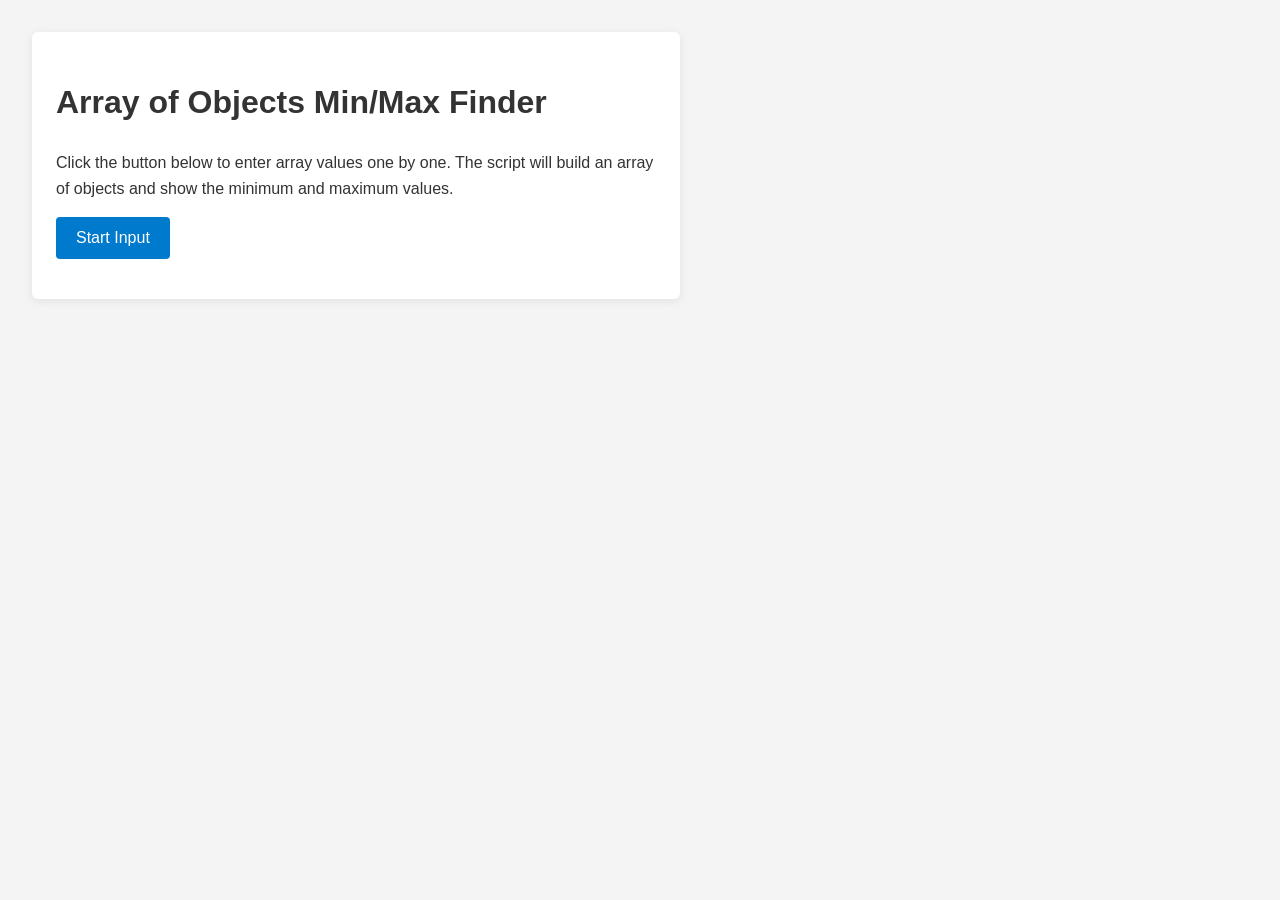
<file: 5th case study/index.html>
<!DOCTYPE html>
<html lang="en">
<head>
  <meta charset="UTF-8" />
  <meta name="viewport" content="width=device-width, initial-scale=1.0" />
  <title>Array Min/Max Finder</title>
  <style>
    body {
      font-family: Arial, sans-serif;
      line-height: 1.6;
      margin: 2rem;
      background: #f4f4f4;
      color: #333;
    }
    .card {
      background: #fff;
      padding: 1.5rem;
      border-radius: 6px;
      box-shadow: 0 2px 10px rgba(0,0,0,0.08);
      max-width: 600px;
    }
    button {
      padding: 0.75rem 1.25rem;
      border: none;
      border-radius: 4px;
      background: #007acc;
      color: white;
      cursor: pointer;
      font-size: 1rem;
    }
    button:hover {
      background: #005ea6;
    }
  </style>
</head>
<body>
  <div class="card">
    <h1>Array of Objects Min/Max Finder</h1>
    <p>Click the button below to enter array values one by one. The script will build an array of objects and show the minimum and maximum values.</p>
    <button id="startBtn">Start Input</button>
    <div id="inputArea" style="margin-top: 1rem;"></div>
    <div id="result" style="margin-top: 1rem;"></div>
  </div>
  <script src="script.js"></script>
</body>
</html>
</file>
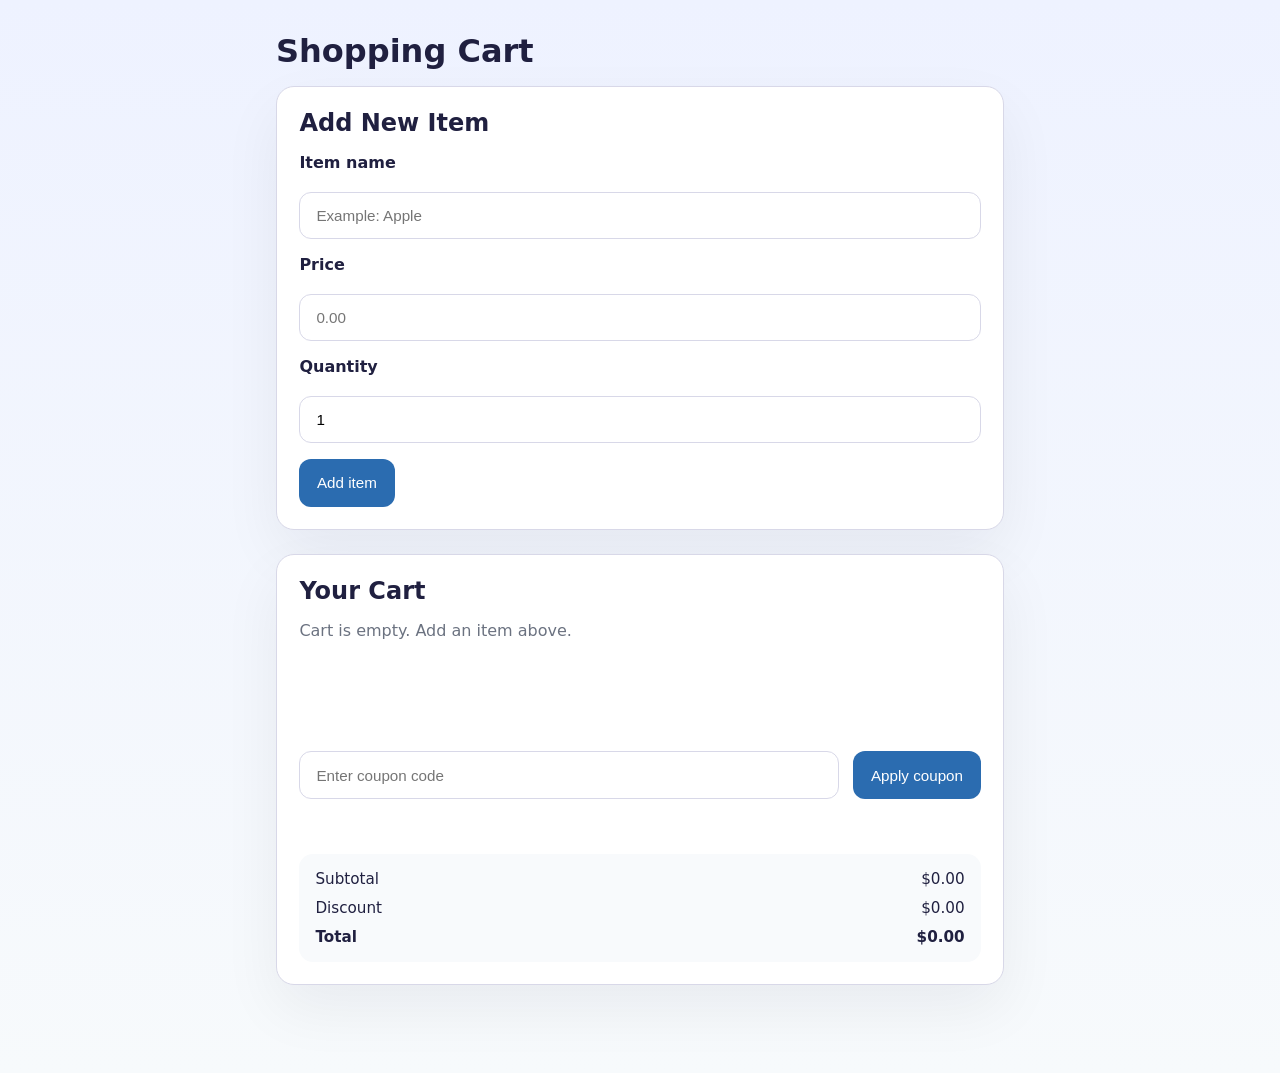
<file: 5th/index.html>
<!DOCTYPE html>
<html lang="en">
<head>
  <meta charset="UTF-8" />
  <meta name="viewport" content="width=device-width, initial-scale=1.0" />
  <title>Shopping Cart</title>
  <link rel="stylesheet" href="styles.css" />
</head>
<body>
  <div class="container">
    <h1>Shopping Cart</h1>

    <section class="form-card">
      <h2>Add New Item</h2>
      <div class="form-row">
        <label for="itemName">Item name</label>
        <input id="itemName" type="text" placeholder="Example: Apple" />
      </div>
      <div class="form-row">
        <label for="itemPrice">Price</label>
        <input id="itemPrice" type="number" min="0" step="0.01" placeholder="0.00" />
      </div>
      <div class="form-row">
        <label for="itemQuantity">Quantity</label>
        <input id="itemQuantity" type="number" min="1" step="1" value="1" />
      </div>
      <button id="addItemBtn">Add item</button>
    </section>

    <section class="cart-card">
      <h2>Your Cart</h2>
      <div class="cart-list" id="cartList">
        <p class="empty">Cart is empty. Add an item above.</p>
      </div>

      <div class="coupon-row">
        <input id="couponCode" type="text" placeholder="Enter coupon code" />
        <button id="applyCouponBtn">Apply coupon</button>
      </div>
      <p class="coupon-message" id="couponMessage"></p>

      <div class="totals">
        <div><span>Subtotal</span><span id="subtotalAmount">$0.00</span></div>
        <div><span>Discount</span><span id="discountAmount">$0.00</span></div>
        <div class="grand-total"><span>Total</span><span id="totalAmount">$0.00</span></div>
      </div>
    </section>
  </div>

  <script src="script.js"></script>
</body>
</html>
</file>
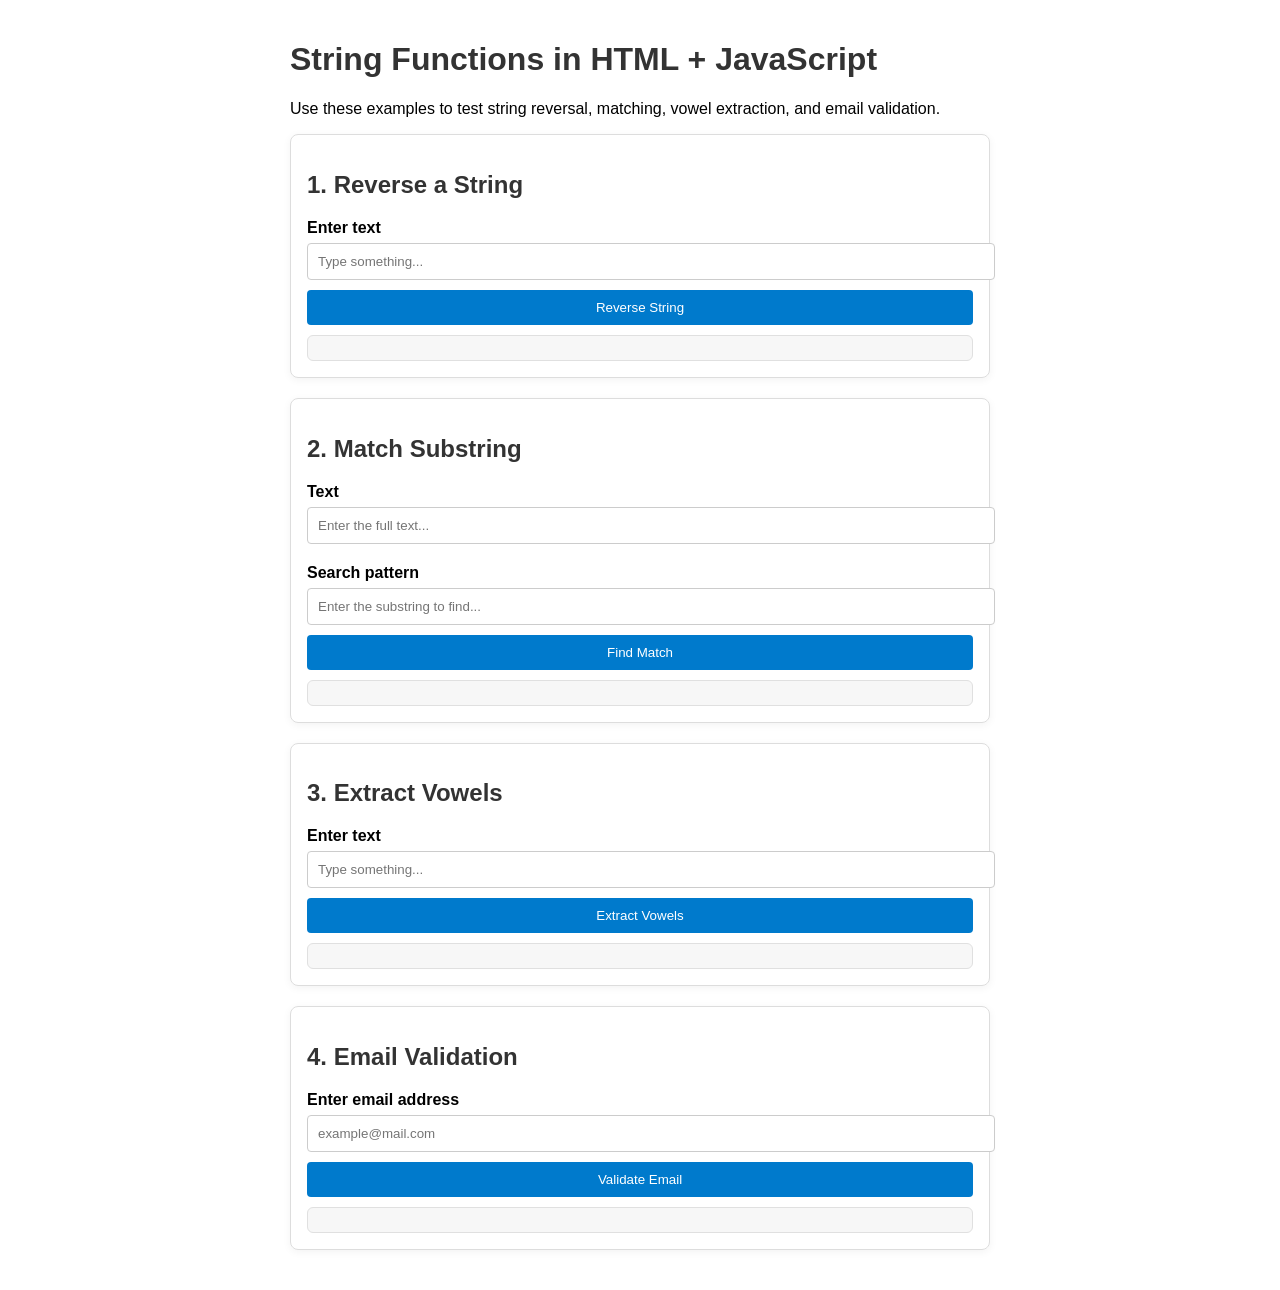
<file: 6th/index.html>
<!DOCTYPE html>
<html lang="en">
<head>
  <meta charset="UTF-8" />
  <meta name="viewport" content="width=device-width, initial-scale=1.0" />
  <title>6th Folder String Functions</title>
  <style>
    body { font-family: Arial, sans-serif; padding: 20px; max-width: 700px; margin: auto; }
    h1, h2 { color: #333; }
    .card { border: 1px solid #ddd; border-radius: 8px; padding: 16px; margin-bottom: 20px; box-shadow: 0 2px 8px rgba(0,0,0,0.05); }
    label { display: block; margin: 10px 0 6px; font-weight: bold; }
    input, button, textarea { width: 100%; padding: 10px; margin-bottom: 10px; border: 1px solid #ccc; border-radius: 4px; }
    button { cursor: pointer; background: #007acc; color: white; border: none; }
    .output { white-space: pre-wrap; background: #f7f7f7; padding: 12px; border-radius: 6px; border: 1px solid #e0e0e0; }
  </style>
</head>
<body>
  <h1>String Functions in HTML + JavaScript</h1>
  <p>Use these examples to test string reversal, matching, vowel extraction, and email validation.</p>

  <div class="card">
    <h2>1. Reverse a String</h2>
    <label for="reverseInput">Enter text</label>
    <input id="reverseInput" type="text" placeholder="Type something..." />
    <button id="reverseButton">Reverse String</button>
    <div class="output" id="reverseOutput"></div>
  </div>

  <div class="card">
    <h2>2. Match Substring</h2>
    <label for="matchText">Text</label>
    <input id="matchText" type="text" placeholder="Enter the full text..." />
    <label for="matchPattern">Search pattern</label>
    <input id="matchPattern" type="text" placeholder="Enter the substring to find..." />
    <button id="matchButton">Find Match</button>
    <div class="output" id="matchOutput"></div>
  </div>

  <div class="card">
    <h2>3. Extract Vowels</h2>
    <label for="vowelInput">Enter text</label>
    <input id="vowelInput" type="text" placeholder="Type something..." />
    <button id="vowelButton">Extract Vowels</button>
    <div class="output" id="vowelOutput"></div>
  </div>

  <div class="card">
    <h2>4. Email Validation</h2>
    <label for="emailInput">Enter email address</label>
    <input id="emailInput" type="email" placeholder="example@mail.com" />
    <button id="emailButton">Validate Email</button>
    <div class="output" id="emailOutput"></div>
  </div>

  <script src="script.js"></script>
</body>
</html>
</file>
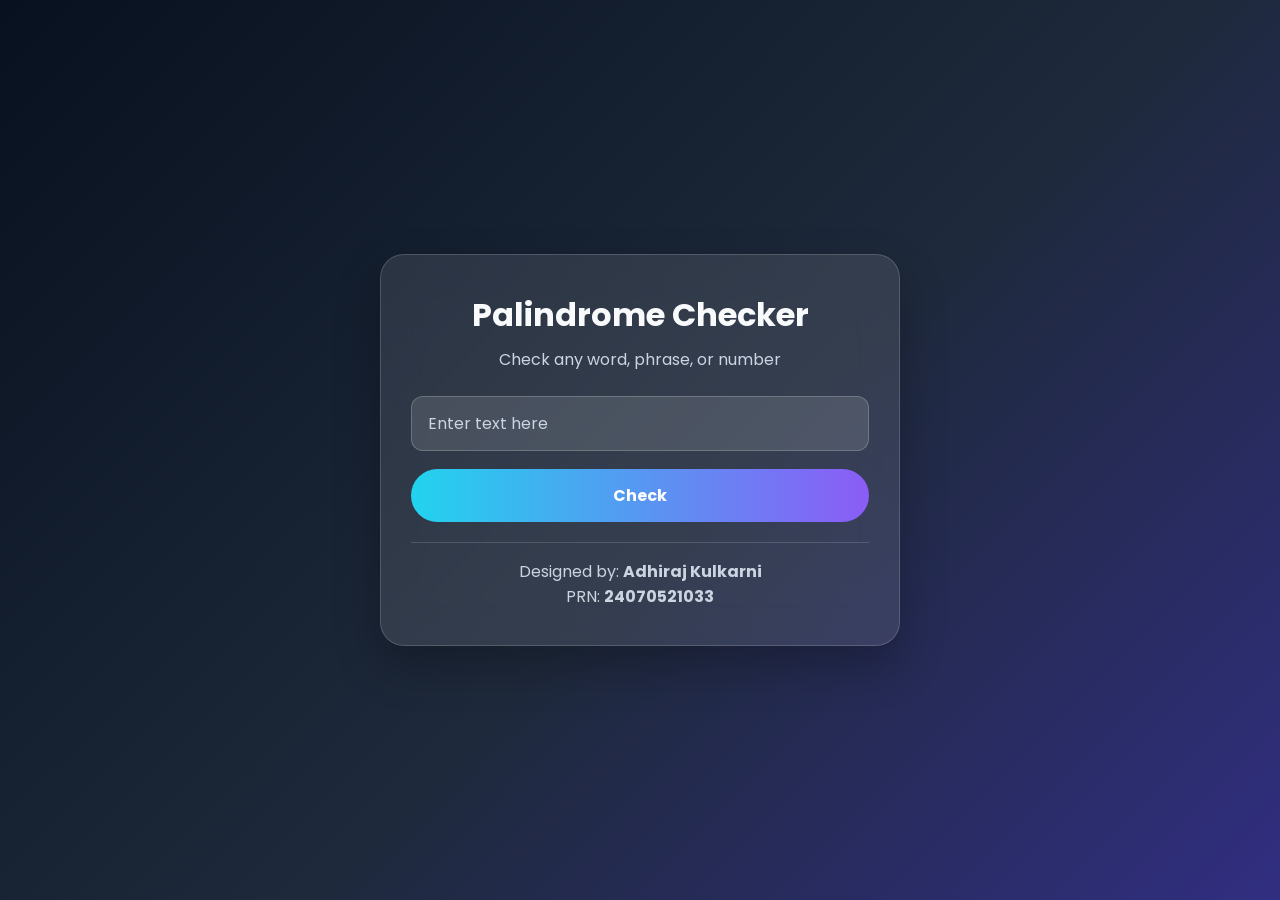
<file: Palindrome Check/index.html>
<!DOCTYPE html>
<html lang="en">
<head>
  <meta charset="UTF-8" />
  <meta name="viewport" content="width=device-width, initial-scale=1.0" />
  <title>Palindrome Checker</title>
  <link href="https://fonts.googleapis.com/css2?family=Poppins:wght@300;400;500;600;700&display=swap" rel="stylesheet" />
  <link rel="stylesheet" href="styles.css" />
</head>
<body>
  <div class="wrapper">
    <div class="container">
      <h1>Palindrome Checker</h1>
      <p class="subtitle">Check any word, phrase, or number</p>

      <div class="input-group">
        <input type="text" id="text" placeholder="Enter text here" />
      </div>

      <button onclick="checkPalindrome()">Check</button>
      <div id="result"></div>

      <div class="student-info">
        <p>Designed by: <strong>Adhiraj Kulkarni</strong></p>
        <p>PRN: <strong>24070521033</strong></p>
      </div>
    </div>
  </div>

  <script src="script.js"></script>
</body>
</html>
</file>
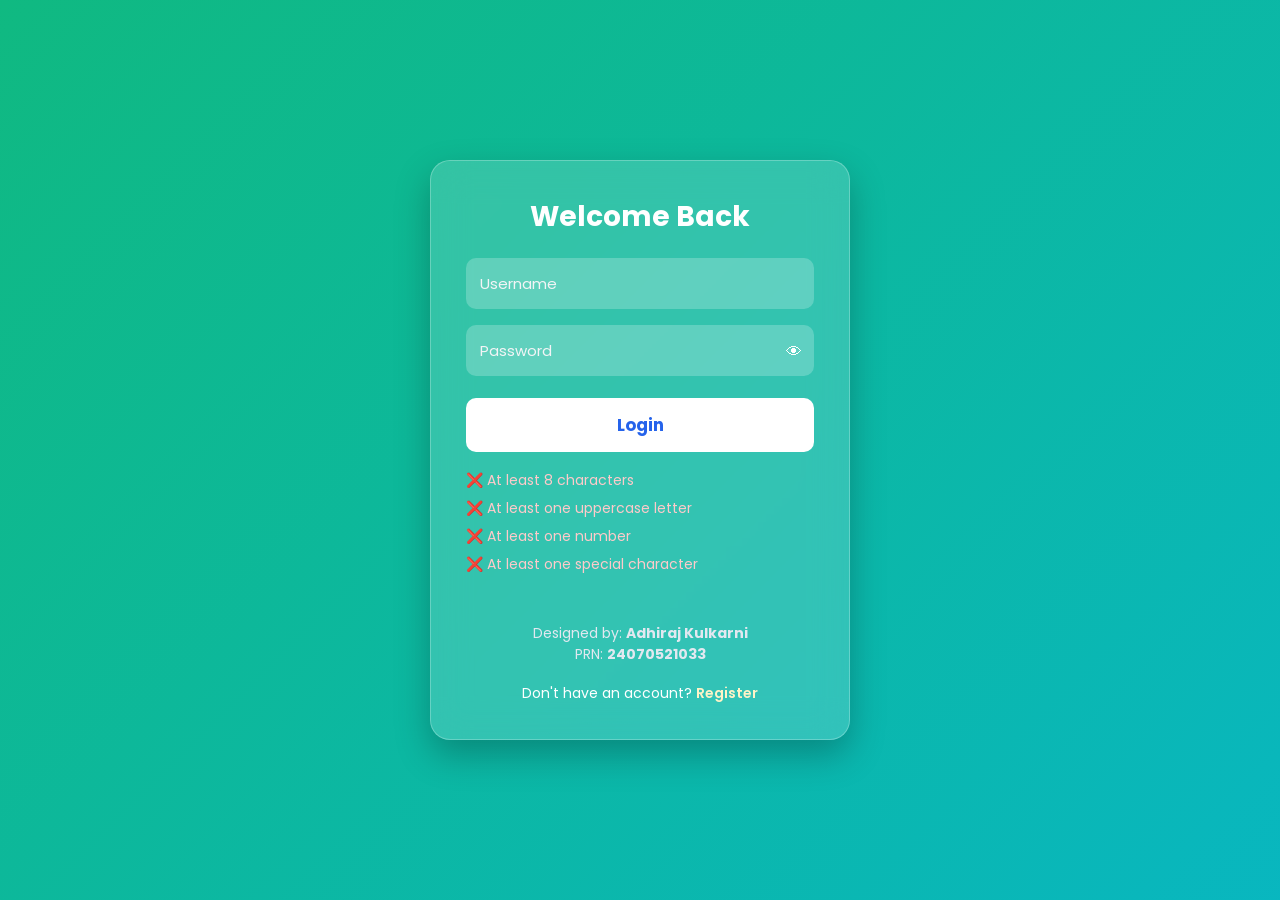
<file: Student grading system case study/index.html>
<!DOCTYPE html>
<html lang="en">
<head>
  <meta charset="UTF-8" />
  <meta name="viewport" content="width=device-width, initial-scale=1.0" />
  <title>Login Page</title>
  <link href="https://fonts.googleapis.com/css2?family=Poppins:wght@300;400;500;600;700&display=swap" rel="stylesheet" />
  <link rel="stylesheet" href="styles.css" />
</head>
<body>
  <div class="container">
    <h2>Welcome Back</h2>

    <form onsubmit="return validateForm()">
      <div class="input-box">
        <input type="text" placeholder="Username" required />
      </div>

      <div class="input-box">
        <input type="password" id="password" placeholder="Password" required />
        <span id="toggle">👁</span>
      </div>

      <button type="submit">Login</button>

      <div class="rules">
        <p id="length" class="invalid">❌ At least 8 characters</p>
        <p id="upper" class="invalid">❌ At least one uppercase letter</p>
        <p id="number" class="invalid">❌ At least one number</p>
        <p id="symbol" class="invalid">❌ At least one special character</p>
      </div>

      <div id="message" class="message"></div>

      <div class="student-info">
        Designed by: <strong>Adhiraj Kulkarni</strong><br />
        PRN: <strong>24070521033</strong>
      </div>

      <div class="footer">
        Don't have an account? <a href="#">Register</a>
      </div>
    </form>
  </div>

  <script src="script.js"></script>
</body>
</html>
</file>
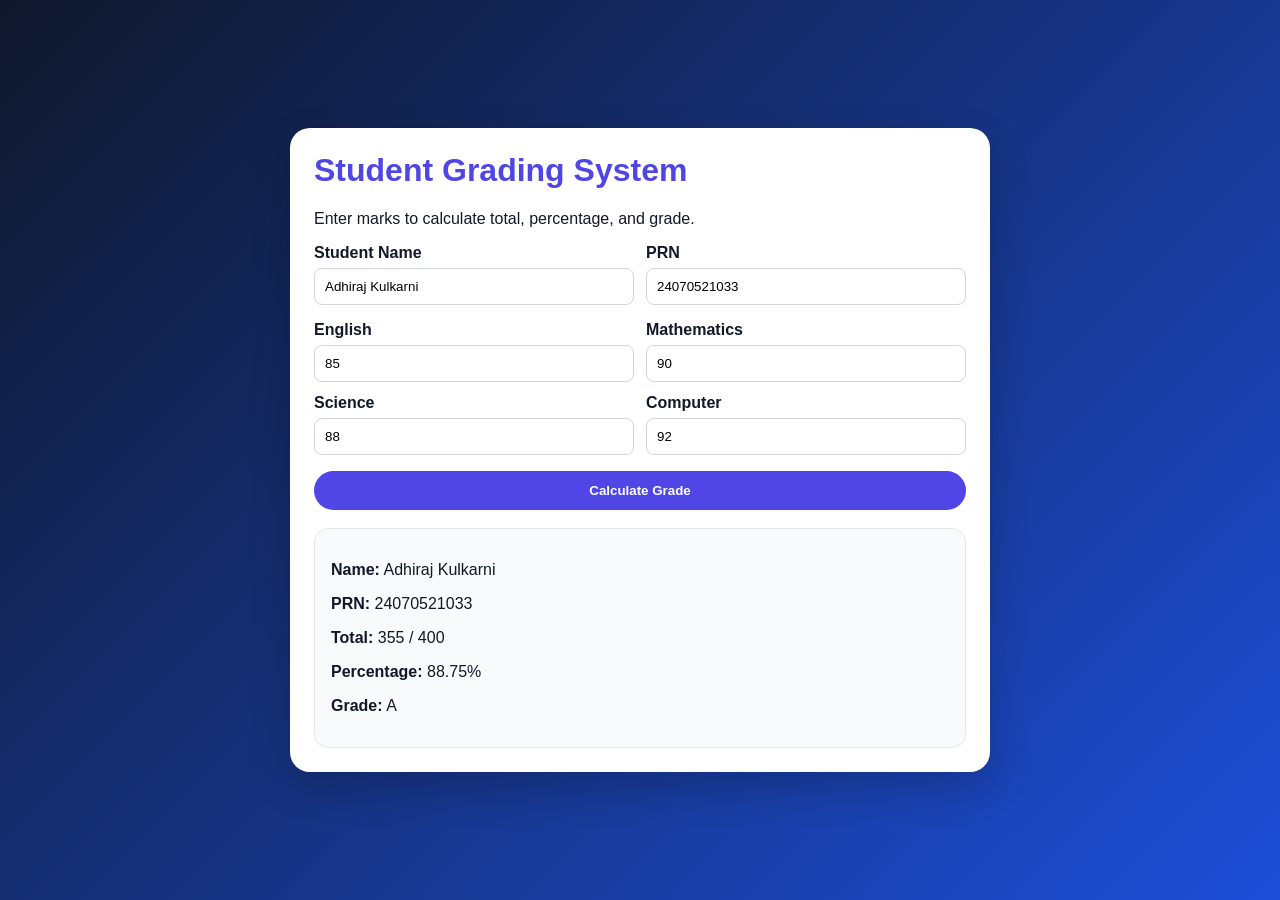
<file: Student grading system/index.html>
<!DOCTYPE html>
<html lang="en">
  <head>
    <meta charset="UTF-8" />
    <meta name="viewport" content="width=device-width, initial-scale=1.0" />
    <title>Student Grading System</title>
    <link rel="stylesheet" href="styles.css" />
  </head>
  <body>
    <div class="container">
      <h1>Student Grading System</h1>
      <p>Enter marks to calculate total, percentage, and grade.</p>

      <form id="gradingForm" class="grading-form">
        <div class="form-grid">
          <label>
            Student Name
            <input type="text" id="studentName" value="Adhiraj Kulkarni" required />
          </label>
          <label>
            PRN
            <input type="text" id="studentPrn" value="24070521033" required />
          </label>
        </div>

        <div class="marks-grid">
          <label>English <input type="number" class="subject-mark" min="0" max="100" value="85" /></label>
          <label>Mathematics <input type="number" class="subject-mark" min="0" max="100" value="90" /></label>
          <label>Science <input type="number" class="subject-mark" min="0" max="100" value="88" /></label>
          <label>Computer <input type="number" class="subject-mark" min="0" max="100" value="92" /></label>
        </div>

        <button type="submit">Calculate Grade</button>
      </form>

      <div id="gradingResult" class="result" aria-live="polite">
        <p><strong>Name:</strong> Adhiraj Kulkarni</p>
        <p><strong>PRN:</strong> 24070521033</p>
        <p><strong>Total:</strong> 355 / 400</p>
        <p><strong>Percentage:</strong> 88.75%</p>
        <p><strong>Grade:</strong> A</p>
      </div>
    </div>

    <script src="script.js"></script>
  </body>
</html>
</file>
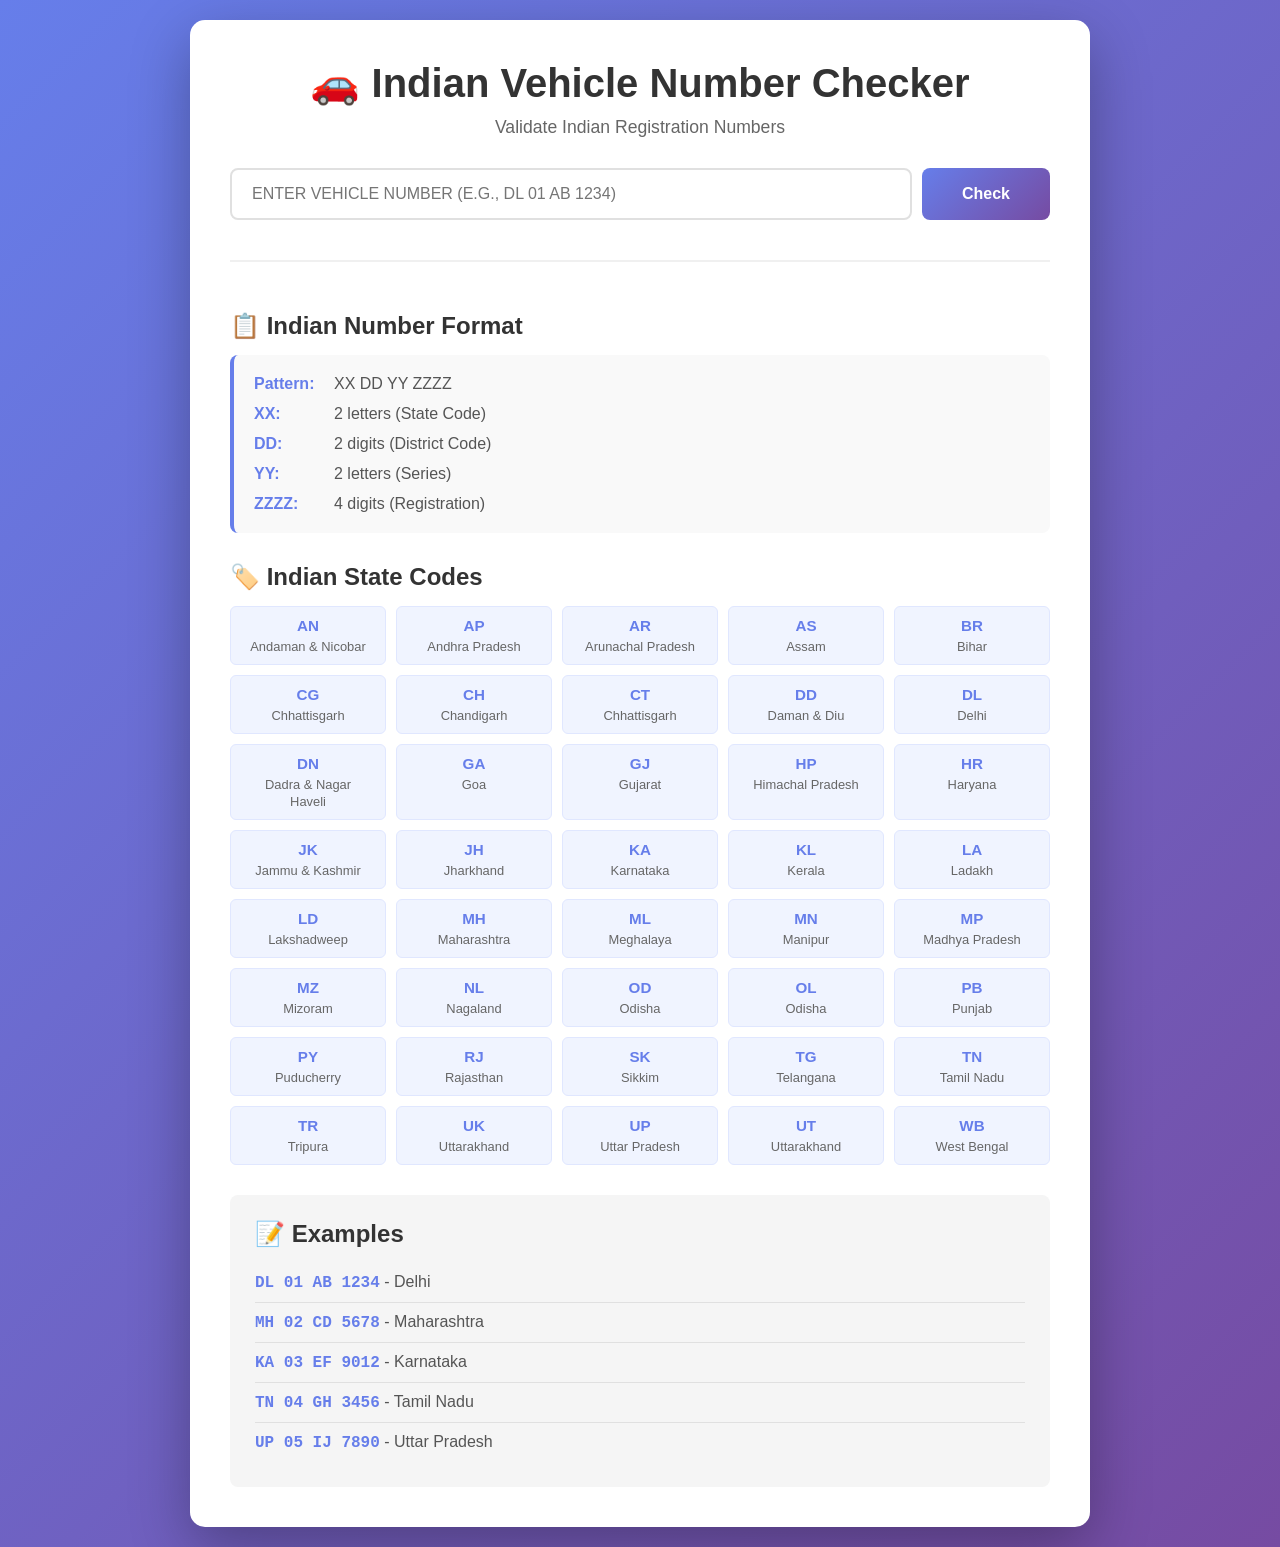
<file: Vehical number checker/index.html>
<!DOCTYPE html>
<html lang="en">
<head>
    <meta charset="UTF-8">
    <meta name="viewport" content="width=device-width, initial-scale=1.0">
    <title>Indian Vehicle Number Checker</title>
    <link rel="stylesheet" href="style.css">
</head>
<body>
    <div class="container">
        <div class="card">
            <h1>🚗 Indian Vehicle Number Checker</h1>
            <p class="subtitle">Validate Indian Registration Numbers</p>
            
            <div class="input-group">
                <input 
                    type="text" 
                    id="vehicleNumber" 
                    placeholder="Enter vehicle number (e.g., DL 01 AB 1234)"
                    autocomplete="off"
                    maxlength="15"
                >
                <button onclick="checkVehicleNumber()">Check</button>
            </div>

            <div id="result" class="result hidden">
                <div id="resultContent"></div>
            </div>

            <div class="info-section">
                <h2>📋 Indian Number Format</h2>
                <div class="format-guide">
                    <div class="format-row">
                        <span class="format-label">Pattern:</span>
                        <span class="format-value">XX DD YY ZZZZ</span>
                    </div>
                    <div class="format-row">
                        <span class="format-label">XX:</span>
                        <span class="format-value">2 letters (State Code)</span>
                    </div>
                    <div class="format-row">
                        <span class="format-label">DD:</span>
                        <span class="format-value">2 digits (District Code)</span>
                    </div>
                    <div class="format-row">
                        <span class="format-label">YY:</span>
                        <span class="format-value">2 letters (Series)</span>
                    </div>
                    <div class="format-row">
                        <span class="format-label">ZZZZ:</span>
                        <span class="format-value">4 digits (Registration)</span>
                    </div>
                </div>

                <h2>🏷️ Indian State Codes</h2>
                <div class="state-grid" id="stateGrid"></div>
            </div>

            <div class="examples">
                <h2>📝 Examples</h2>
                <ul>
                    <li><strong>DL 01 AB 1234</strong> - Delhi</li>
                    <li><strong>MH 02 CD 5678</strong> - Maharashtra</li>
                    <li><strong>KA 03 EF 9012</strong> - Karnataka</li>
                    <li><strong>TN 04 GH 3456</strong> - Tamil Nadu</li>
                    <li><strong>UP 05 IJ 7890</strong> - Uttar Pradesh</li>
                </ul>
            </div>
        </div>
    </div>

    <script src="script.js"></script>
</body>
</html>
</file>
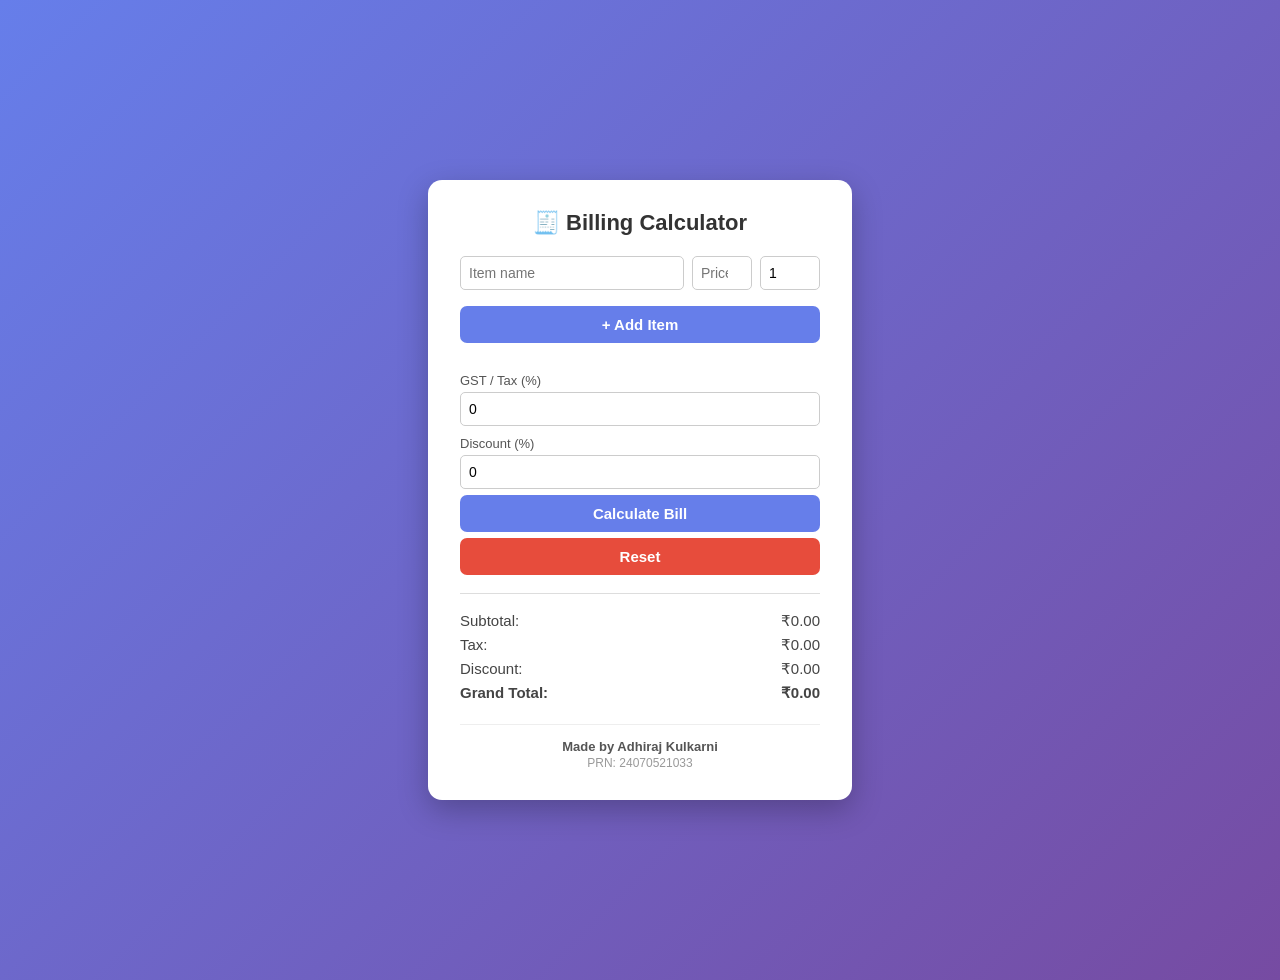
<file: Biliing counter/billing-calculator.html>
<!DOCTYPE html>
<html lang="en">
<head>
<meta charset="UTF-8">
<title>Billing Calculator</title>
<style>
  body {
    font-family: 'Segoe UI', Arial, sans-serif;
    background: linear-gradient(135deg, #667eea 0%, #764ba2 100%);
    display: flex;
    justify-content: center;
    align-items: center;
    min-height: 100vh;
    padding: 40px;
    margin: 0;
  }
  .card {
    background: #fff;
    padding: 30px 32px;
    border-radius: 14px;
    box-shadow: 0 10px 30px rgba(0,0,0,0.25);
    width: 360px;
  }
  .footer {
    text-align: center;
    margin-top: 22px;
    padding-top: 14px;
    border-top: 1px solid #eee;
  }
  .footer .name {
    font-size: 13px;
    font-weight: 600;
    color: #555;
  }
  .footer .prn {
    font-size: 12px;
    color: #999;
    margin-top: 2px;
  }
  h2 {
    text-align: center;
    color: #333;
    margin-top: 0;
    margin-bottom: 20px;
    font-size: 22px;
  }
  .item-row {
    display: flex;
    gap: 8px;
    margin-bottom: 10px;
  }
  .item-row input {
    flex: 1;
    min-width: 0;
    padding: 8px;
    border: 1px solid #ccc;
    border-radius: 5px;
    box-sizing: border-box;
    font-size: 14px;
  }
  .item-row input[type="number"] {
    flex: 0 0 60px;
  }
  #itemsList {
    margin: 15px 0;
    max-height: 150px;
    overflow-y: auto;
  }
  #itemsList div {
    display: flex;
    justify-content: space-between;
    padding: 6px 0;
    border-bottom: 1px solid #eee;
    font-size: 14px;
  }
  button {
    width: 100%;
    padding: 10px;
    background: #667eea;
    color: white;
    border: none;
    border-radius: 7px;
    cursor: pointer;
    margin-top: 6px;
    font-size: 15px;
    font-weight: 600;
    transition: background 0.2s;
  }
  button:hover {
    background: #5468d4;
  }
  .reset-btn {
    background: #e74c3c;
  }
  .reset-btn:hover {
    background: #c0392b;
  }
  .totals {
    margin-top: 18px;
    border-top: 1px solid #ddd;
    padding-top: 12px;
  }
  .totals div {
    display: flex;
    justify-content: space-between;
    margin: 6px 0;
    font-size: 15px;
    color: #444;
  }
  .grand {
    font-weight: bold;
    font-size: 18px;
    color: #667eea;
  }
  label {
    font-size: 13px;
    color: #555;
    display: block;
    margin-top: 10px;
    margin-bottom: 4px;
  }
  .small-input {
    width: 100%;
    padding: 8px;
    border: 1px solid #ccc;
    border-radius: 5px;
    box-sizing: border-box;
    font-size: 14px;
  }
</style>
</head>
<body>

<div class="card">
  <h2>🧾 Billing Calculator</h2>

  <div class="item-row">
    <input type="text" id="itemName" placeholder="Item name">
    <input type="number" id="itemPrice" placeholder="Price">
    <input type="number" id="itemQty" placeholder="Qty" value="1">
  </div>
  <button onclick="addItem()">+ Add Item</button>

  <div id="itemsList"></div>

  <label>GST / Tax (%)</label>
  <input type="number" id="taxPercent" value="0" class="small-input">

  <label>Discount (%)</label>
  <input type="number" id="discountPercent" value="0" class="small-input">

  <button onclick="calculateBill()">Calculate Bill</button>
  <button onclick="resetBill()" class="reset-btn">Reset</button>

  <div class="totals">
    <div><span>Subtotal:</span><span id="subtotal">₹0.00</span></div>
    <div><span>Tax:</span><span id="taxAmt">₹0.00</span></div>
    <div><span>Discount:</span><span id="discAmt">₹0.00</span></div>
    <div class="grand"><span>Grand Total:</span><span id="grandTotal">₹0.00</span></div>
  </div>

  <div class="footer">
    <div class="name">Made by Adhiraj Kulkarni</div>
    <div class="prn">PRN: 24070521033</div>
  </div>
</div>

<script src="billing.js"></script>
</body>
</html>
</file>
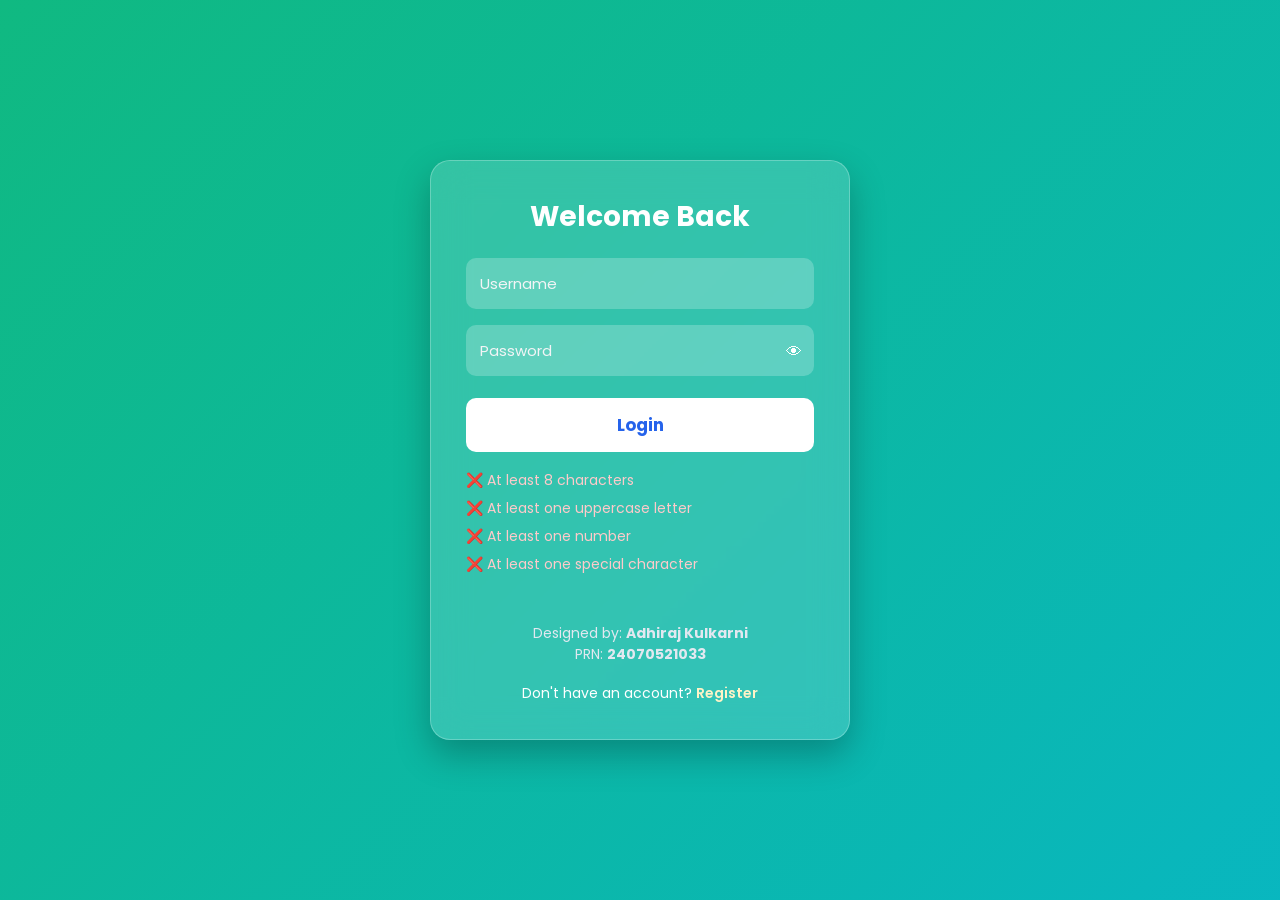
<file: Student grading system/login.html>
<!DOCTYPE html>
<html lang="en">
<head>
  <meta charset="UTF-8" />
  <meta name="viewport" content="width=device-width, initial-scale=1.0" />
  <title>Login Page</title>
  <link href="https://fonts.googleapis.com/css2?family=Poppins:wght@300;400;500;600;700&display=swap" rel="stylesheet" />
  <style>
    * {
      margin: 0;
      padding: 0;
      box-sizing: border-box;
      font-family: 'Poppins', sans-serif;
    }

    body {
      min-height: 100vh;
      display: flex;
      justify-content: center;
      align-items: center;
      background: linear-gradient(-45deg, #0f172a, #4f46e5, #06b6d4, #10b981);
      background-size: 400% 400%;
      animation: bg 10s ease infinite;
      padding: 20px;
    }

    @keyframes bg {
      0% { background-position: 0% 50%; }
      50% { background-position: 100% 50%; }
      100% { background-position: 0% 50%; }
    }

    .container {
      width: 100%;
      max-width: 420px;
      padding: 35px;
      background: rgba(255, 255, 255, 0.16);
      backdrop-filter: blur(18px);
      border: 1px solid rgba(255,255,255,0.25);
      border-radius: 20px;
      box-shadow: 0 15px 35px rgba(0,0,0,0.25);
      color: white;
    }

    .container h2 {
      text-align: center;
      margin-bottom: 20px;
      font-size: 28px;
    }

    .input-box {
      position: relative;
      margin-bottom: 16px;
    }

    .input-box input {
      width: 100%;
      padding: 14px 42px 14px 14px;
      border: none;
      outline: none;
      border-radius: 10px;
      background: rgba(255,255,255,0.22);
      color: white;
      font-size: 15px;
    }

    .input-box input::placeholder {
      color: #f3f4f6;
    }

    #toggle {
      position: absolute;
      right: 12px;
      top: 14px;
      cursor: pointer;
      user-select: none;
      font-size: 16px;
    }

    button {
      width: 100%;
      padding: 14px;
      border: none;
      border-radius: 10px;
      background: white;
      color: #2563eb;
      font-size: 17px;
      font-weight: 700;
      cursor: pointer;
      transition: 0.3s;
      margin-top: 6px;
    }

    button:hover {
      transform: scale(1.02);
      background: #f1f5f9;
    }

    .rules {
      margin-top: 18px;
      font-size: 14px;
    }

    .rules p {
      margin: 7px 0;
    }

    .valid {
      color: #bbf7d0;
    }

    .invalid {
      color: #fecaca;
    }

    .footer {
      margin-top: 18px;
      text-align: center;
      font-size: 14px;
    }

    .footer a {
      color: #fef3c7;
      text-decoration: none;
      font-weight: 600;
    }

    .student-info {
      margin-top: 16px;
      text-align: center;
      font-size: 14px;
      color: #e2e8f0;
    }

    .message {
      margin-top: 12px;
      text-align: center;
      font-size: 14px;
      min-height: 20px;
      color: #fef3c7;
    }
  </style>
</head>
<body>
  <div class="container">
    <h2>Welcome Back</h2>

    <form onsubmit="return validateForm()">
      <div class="input-box">
        <input type="text" placeholder="Username" required />
      </div>

      <div class="input-box">
        <input type="password" id="password" placeholder="Password" required />
        <span id="toggle">👁</span>
      </div>

      <button type="submit">Login</button>

      <div class="rules">
        <p id="length" class="invalid">❌ At least 8 characters</p>
        <p id="upper" class="invalid">❌ At least one uppercase letter</p>
        <p id="number" class="invalid">❌ At least one number</p>
        <p id="symbol" class="invalid">❌ At least one special character</p>
      </div>

      <div id="message" class="message"></div>

      <div class="student-info">
        Designed by: <strong>Adhiraj Kulkarni</strong><br />
        PRN: <strong>24070521033</strong>
      </div>

      <div class="footer">
        Don't have an account? <a href="#">Register</a>
      </div>
    </form>
  </div>

  <script>
    const password = document.getElementById('password');
    const length = document.getElementById('length');
    const upper = document.getElementById('upper');
    const number = document.getElementById('number');
    const symbol = document.getElementById('symbol');
    const message = document.getElementById('message');

    password.addEventListener('keyup', function () {
      const value = password.value;

      if (value.length >= 8) {
        length.className = 'valid';
        length.innerHTML = '✅ At least 8 characters';
      } else {
        length.className = 'invalid';
        length.innerHTML = '❌ At least 8 characters';
      }

      if (/[A-Z]/.test(value)) {
        upper.className = 'valid';
        upper.innerHTML = '✅ At least one uppercase letter';
      } else {
        upper.className = 'invalid';
        upper.innerHTML = '❌ At least one uppercase letter';
      }

      if (/[0-9]/.test(value)) {
        number.className = 'valid';
        number.innerHTML = '✅ At least one number';
      } else {
        number.className = 'invalid';
        number.innerHTML = '❌ At least one number';
      }

      if (/[!@#$%^&*(),.?":{}|<>]/.test(value)) {
        symbol.className = 'valid';
        symbol.innerHTML = '✅ At least one special character';
      } else {
        symbol.className = 'invalid';
        symbol.innerHTML = '❌ At least one special character';
      }
    });

    function validateForm() {
      const pass = password.value;
      const regex = /^(?=.*[A-Z])(?=.*[0-9])(?=.*[!@#$%^&*(),.?":{}|<>]).{8,}$/;

      if (regex.test(pass)) {
        message.textContent = 'Login Successful!';
        return true;
      } else {
        message.textContent = 'Password does not meet all requirements.';
        return false;
      }
    }

    document.getElementById('toggle').onclick = function () {
      if (password.type === 'password') {
        password.type = 'text';
        this.innerHTML = '🙈';
      } else {
        password.type = 'password';
        this.innerHTML = '👁';
      }
    };
  </script>
</body>
</html>
</file>
<file: 5th/styles.css>
:root {
  --bg: #f4f4f9;
  --card: #ffffff;
  --border: #d8d8e8;
  --text: #202040;
  --accent: #2b6cb0;
  --accent-soft: #bee3f8;
}

* {
  box-sizing: border-box;
}

body {
  margin: 0;
  min-height: 100vh;
  font-family: Inter, system-ui, sans-serif;
  background: linear-gradient(180deg, #eef2ff 0%, #f7fafc 100%);
  color: var(--text);
}

.container {
  max-width: 760px;
  margin: 2rem auto;
  padding: 0 1rem 2rem;
}

h1,
h2 {
  margin: 0 0 1rem;
}

.form-card,
.cart-card {
  background: var(--card);
  border: 1px solid var(--border);
  border-radius: 18px;
  padding: 1.4rem;
  box-shadow: 0 24px 60px rgba(15, 23, 42, 0.06);
  margin-bottom: 1.5rem;
}

.form-row,
.coupon-row {
  display: grid;
  gap: 0.9rem;
  margin-bottom: 1rem;
}

label {
  display: block;
  font-weight: 600;
  margin-bottom: 0.3rem;
}

input {
  width: 100%;
  border: 1px solid var(--border);
  border-radius: 12px;
  padding: 0.9rem 1rem;
  font-size: 0.95rem;
}

button {
  background: var(--accent);
  color: white;
  border: none;
  border-radius: 12px;
  padding: 0.95rem 1.1rem;
  font-size: 0.95rem;
  cursor: pointer;
  transition: transform 0.15s ease, filter 0.15s ease;
}

button:hover {
  transform: translateY(-1px);
  filter: brightness(1.05);
}

.cart-list {
  min-height: 130px;
}

.empty {
  margin: 0;
  color: #6b7280;
}

.cart-item {
  display: grid;
  grid-template-columns: 1fr auto auto;
  gap: 1rem;
  align-items: center;
  padding: 0.9rem 0;
  border-bottom: 1px solid #e5e7eb;
}

.cart-item:last-child {
  border-bottom: none;
}

.item-name {
  font-weight: 600;
}

.item-detail {
  color: #4b5563;
  font-size: 0.9rem;
}

.cart-item button {
  background: #e53e3e;
  padding: 0.6rem 0.9rem;
}

.coupon-message {
  min-height: 1.4rem;
  margin: 0 0 1rem;
  color: #2f855a;
}

.totals {
  background: #f8fafc;
  border-radius: 14px;
  padding: 1rem;
  display: grid;
  gap: 0.7rem;
}

.totals div {
  display: flex;
  justify-content: space-between;
  font-size: 0.95rem;
}

.grand-total {
  font-weight: 700;
}

@media (min-width: 640px) {
  .coupon-row {
    grid-template-columns: 1fr auto;
  }
}
</file>
<file: Palindrome Check/styles.css>
:root {
  --bg: #07111f;
  --card: rgba(255, 255, 255, 0.1);
  --text: #f8fafc;
  --muted: #cbd5e1;
  --accent: #22d3ee;
  --accent-2: #8b5cf6;
  --success: #34d399;
  --danger: #f87171;
}

* {
  margin: 0;
  padding: 0;
  box-sizing: border-box;
  font-family: 'Poppins', sans-serif;
}

body {
  min-height: 100vh;
  display: flex;
  justify-content: center;
  align-items: center;
  background: linear-gradient(135deg, var(--bg), #1e293b 55%, #312e81);
  padding: 24px;
}

.wrapper {
  width: 100%;
  max-width: 520px;
}

.container {
  background: var(--card);
  backdrop-filter: blur(20px);
  border: 1px solid rgba(255,255,255,0.16);
  border-radius: 24px;
  padding: 36px 30px;
  box-shadow: 0 20px 45px rgba(0, 0, 0, 0.25);
  color: var(--text);
  text-align: center;
}

h1 {
  font-size: 2rem;
  font-weight: 700;
  margin-bottom: 8px;
}

.subtitle {
  color: var(--muted);
  margin-bottom: 24px;
}

.input-group {
  margin-bottom: 18px;
}

input {
  width: 100%;
  padding: 14px 16px;
  border: 1px solid rgba(255,255,255,0.2);
  border-radius: 12px;
  background: rgba(255,255,255,0.12);
  color: var(--text);
  outline: none;
  font-size: 1rem;
}

input::placeholder {
  color: #cbd5e1;
}

button {
  width: 100%;
  padding: 14px;
  border: none;
  border-radius: 999px;
  background: linear-gradient(90deg, var(--accent), var(--accent-2));
  color: white;
  font-size: 1rem;
  font-weight: 700;
  cursor: pointer;
  transition: transform 0.2s ease;
}

button:hover {
  transform: translateY(-2px);
}

#result {
  margin-top: 18px;
  padding: 14px;
  border-radius: 12px;
  min-height: 48px;
  display: none;
  font-weight: 600;
}

#result.success {
  display: block;
  background: rgba(52, 211, 153, 0.16);
  color: var(--success);
}

#result.fail {
  display: block;
  background: rgba(248, 113, 113, 0.16);
  color: var(--danger);
}

.student-info {
  margin-top: 20px;
  padding-top: 16px;
  border-top: 1px solid rgba(255,255,255,0.15);
  color: var(--muted);
}
</file>
<file: Student grading system case study/styles.css>
:root {
  --bg1: #0f172a;
  --bg2: #4f46e5;
  --bg3: #06b6d4;
  --bg4: #10b981;
}

* {
  margin: 0;
  padding: 0;
  box-sizing: border-box;
  font-family: 'Poppins', sans-serif;
}

body {
  min-height: 100vh;
  display: flex;
  justify-content: center;
  align-items: center;
  background: linear-gradient(-45deg, var(--bg1), var(--bg2), var(--bg3), var(--bg4));
  background-size: 400% 400%;
  animation: bg 10s ease infinite;
  padding: 20px;
}

@keyframes bg {
  0% { background-position: 0% 50%; }
  50% { background-position: 100% 50%; }
  100% { background-position: 0% 50%; }
}

.container {
  width: 100%;
  max-width: 420px;
  padding: 35px;
  background: rgba(255, 255, 255, 0.16);
  backdrop-filter: blur(18px);
  border: 1px solid rgba(255,255,255,0.25);
  border-radius: 20px;
  box-shadow: 0 15px 35px rgba(0,0,0,0.25);
  color: white;
}

.container h2 {
  text-align: center;
  margin-bottom: 20px;
  font-size: 28px;
}

.input-box {
  position: relative;
  margin-bottom: 16px;
}

.input-box input {
  width: 100%;
  padding: 14px 42px 14px 14px;
  border: none;
  outline: none;
  border-radius: 10px;
  background: rgba(255,255,255,0.22);
  color: white;
  font-size: 15px;
}

.input-box input::placeholder {
  color: #f3f4f6;
}

#toggle {
  position: absolute;
  right: 12px;
  top: 14px;
  cursor: pointer;
  user-select: none;
  font-size: 16px;
}

button {
  width: 100%;
  padding: 14px;
  border: none;
  border-radius: 10px;
  background: white;
  color: #2563eb;
  font-size: 17px;
  font-weight: 700;
  cursor: pointer;
  transition: 0.3s;
  margin-top: 6px;
}

button:hover {
  transform: scale(1.02);
  background: #f1f5f9;
}

.rules {
  margin-top: 18px;
  font-size: 14px;
}

.rules p {
  margin: 7px 0;
}

.valid {
  color: #bbf7d0;
}

.invalid {
  color: #fecaca;
}

.footer {
  margin-top: 18px;
  text-align: center;
  font-size: 14px;
}

.footer a {
  color: #fef3c7;
  text-decoration: none;
  font-weight: 600;
}

.student-info {
  margin-top: 16px;
  text-align: center;
  font-size: 14px;
  color: #e2e8f0;
}

.message {
  margin-top: 12px;
  text-align: center;
  font-size: 14px;
  min-height: 20px;
  color: #fef3c7;
}
</file>
<file: Student grading system/styles.css>
:root {
  --bg: #0f172a;
  --card: #ffffff;
  --primary: #4f46e5;
  --text: #111827;
  --muted: #6b7280;
}

* {
  box-sizing: border-box;
}

body {
  margin: 0;
  font-family: Arial, Helvetica, sans-serif;
  background: linear-gradient(135deg, #0f172a, #1d4ed8);
  color: var(--text);
  min-height: 100vh;
  display: flex;
  justify-content: center;
  align-items: center;
  padding: 24px;
}

.container {
  width: 100%;
  max-width: 700px;
  background: var(--card);
  border-radius: 20px;
  padding: 24px;
  box-shadow: 0 16px 40px rgba(0, 0, 0, 0.2);
}

h1 {
  margin-top: 0;
  color: var(--primary);
}

.grading-form {
  display: flex;
  flex-direction: column;
  gap: 16px;
  margin-top: 16px;
}

.form-grid,
.marks-grid {
  display: grid;
  gap: 12px;
}

.form-grid {
  grid-template-columns: repeat(2, minmax(0, 1fr));
}

.marks-grid {
  grid-template-columns: repeat(2, minmax(0, 1fr));
}

label {
  display: flex;
  flex-direction: column;
  gap: 6px;
  font-weight: 600;
}

input {
  padding: 10px;
  border: 1px solid #d1d5db;
  border-radius: 8px;
}

button {
  padding: 12px 16px;
  border: none;
  border-radius: 999px;
  background: var(--primary);
  color: white;
  cursor: pointer;
  font-weight: 700;
}

.result {
  margin-top: 18px;
  padding: 16px;
  border-radius: 14px;
  background: #f8fafc;
  border: 1px solid #e5e7eb;
}

@media (max-width: 600px) {
  .form-grid,
  .marks-grid {
    grid-template-columns: 1fr;
  }
}
</file>
<file: Vehical number checker/style.css>
* {
    margin: 0;
    padding: 0;
    box-sizing: border-box;
}

body {
    font-family: 'Segoe UI', Tahoma, Geneva, Verdana, sans-serif;
    background: linear-gradient(135deg, #667eea 0%, #764ba2 100%);
    min-height: 100vh;
    padding: 20px;
    display: flex;
    justify-content: center;
    align-items: center;
}

.container {
    width: 100%;
    max-width: 900px;
}

.card {
    background: white;
    border-radius: 15px;
    box-shadow: 0 20px 60px rgba(0, 0, 0, 0.3);
    padding: 40px;
    animation: slideUp 0.5s ease-out;
}

@keyframes slideUp {
    from {
        opacity: 0;
        transform: translateY(20px);
    }
    to {
        opacity: 1;
        transform: translateY(0);
    }
}

h1 {
    color: #333;
    text-align: center;
    margin-bottom: 10px;
    font-size: 2.5em;
}

.subtitle {
    text-align: center;
    color: #666;
    margin-bottom: 30px;
    font-size: 1.1em;
}

.input-group {
    display: flex;
    gap: 10px;
    margin-bottom: 30px;
}

#vehicleNumber {
    flex: 1;
    padding: 15px 20px;
    border: 2px solid #e0e0e0;
    border-radius: 8px;
    font-size: 1em;
    transition: border-color 0.3s ease;
    text-transform: uppercase;
}

#vehicleNumber:focus {
    outline: none;
    border-color: #667eea;
    box-shadow: 0 0 0 3px rgba(102, 126, 234, 0.1);
}

button {
    padding: 15px 40px;
    background: linear-gradient(135deg, #667eea 0%, #764ba2 100%);
    color: white;
    border: none;
    border-radius: 8px;
    font-size: 1em;
    font-weight: 600;
    cursor: pointer;
    transition: transform 0.2s ease, box-shadow 0.2s ease;
}

button:hover {
    transform: translateY(-2px);
    box-shadow: 0 10px 20px rgba(102, 126, 234, 0.3);
}

button:active {
    transform: translateY(0);
}

.result {
    padding: 20px;
    border-radius: 8px;
    margin-bottom: 30px;
    animation: fadeIn 0.3s ease-out;
}

@keyframes fadeIn {
    from {
        opacity: 0;
    }
    to {
        opacity: 1;
    }
}

.result.hidden {
    display: none;
}

.result.valid {
    background-color: #e8f5e9;
    border-left: 5px solid #4caf50;
}

.result.invalid {
    background-color: #ffebee;
    border-left: 5px solid #f44336;
}

#resultContent {
    font-size: 1.1em;
    line-height: 1.6;
}

.result.valid #resultContent {
    color: #2e7d32;
}

.result.invalid #resultContent {
    color: #c62828;
}

.info-section {
    margin-top: 40px;
    padding-top: 30px;
    border-top: 2px solid #f0f0f0;
}

h2 {
    color: #333;
    margin-bottom: 15px;
    font-size: 1.5em;
    margin-top: 20px;
}

.format-guide {
    background-color: #f9f9f9;
    padding: 20px;
    border-radius: 8px;
    margin-bottom: 30px;
    border-left: 4px solid #667eea;
}

.format-row {
    display: flex;
    margin-bottom: 12px;
    align-items: center;
}

.format-row:last-child {
    margin-bottom: 0;
}

.format-label {
    font-weight: 600;
    color: #667eea;
    width: 80px;
    min-width: 80px;
}

.format-value {
    color: #555;
}

.state-grid {
    display: grid;
    grid-template-columns: repeat(auto-fit, minmax(150px, 1fr));
    gap: 10px;
    margin-bottom: 30px;
}

.state-item {
    background-color: #f0f4ff;
    padding: 10px 15px;
    border-radius: 6px;
    border: 1px solid #e0e7ff;
    font-size: 0.95em;
    text-align: center;
}

.state-code {
    font-weight: 700;
    color: #667eea;
    display: block;
    margin-bottom: 3px;
}

.state-name {
    font-size: 0.85em;
    color: #666;
}

.examples {
    background-color: #f5f5f5;
    padding: 25px;
    border-radius: 8px;
    margin-top: 30px;
}

.examples h2 {
    margin-top: 0;
}

.examples ul {
    list-style: none;
    padding: 0;
}

.examples li {
    padding: 10px 0;
    color: #555;
    border-bottom: 1px solid #e0e0e0;
}

.examples li:last-child {
    border-bottom: none;
}

.examples strong {
    color: #667eea;
    font-family: 'Courier New', monospace;
}

@media (max-width: 768px) {
    .card {
        padding: 25px;
    }

    h1 {
        font-size: 2em;
    }

    .input-group {
        flex-direction: column;
    }

    button {
        width: 100%;
    }

    .state-grid {
        grid-template-columns: repeat(auto-fit, minmax(120px, 1fr));
    }
}
</file>
